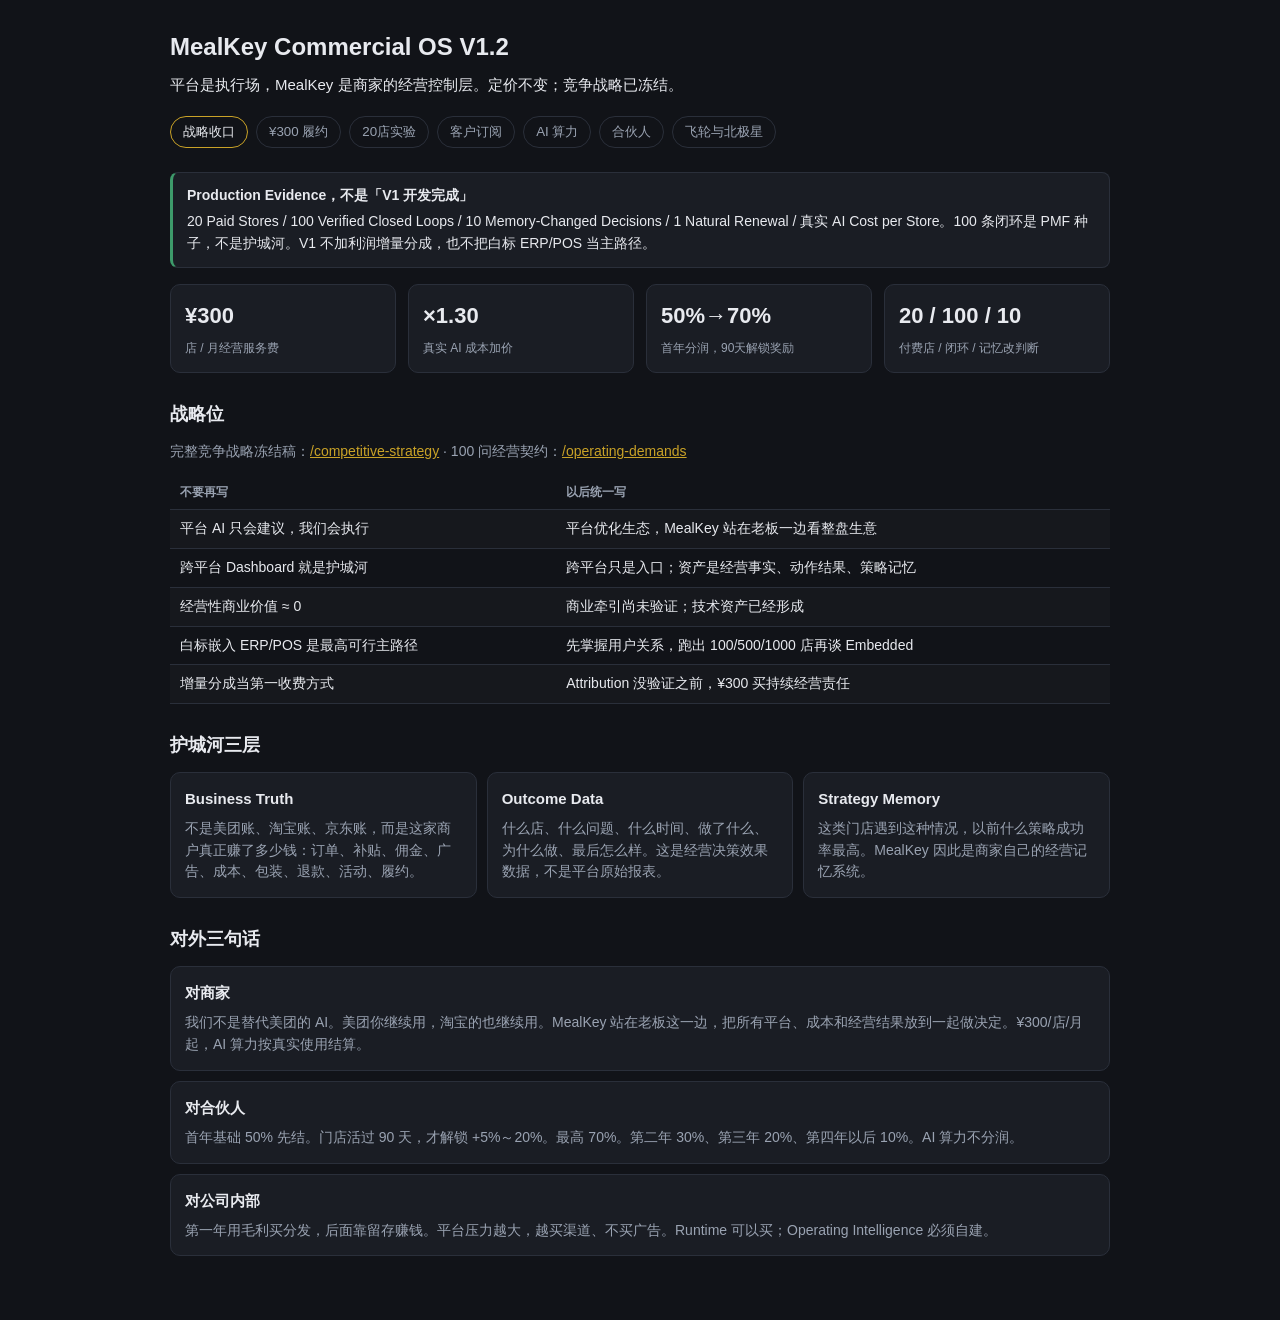
<file: app/static/commercial-os-v1.html>
<!DOCTYPE html>
<html lang="zh-CN">
<head>
  <meta charset="utf-8" />
  <meta name="viewport" content="width=device-width, initial-scale=1" />
  <title>MealKey Commercial OS V1</title>
  <style>
    :root {
      --bg: #111318;
      --panel: #1a1d24;
      --line: #2a2f3a;
      --text: #e8eaef;
      --muted: #9aa3b2;
      --accent: #c9a227;
      --ok: #3d9a6a;
      --warn: #c9842a;
      --info: #4d8fd6;
    }
    * { box-sizing: border-box; }
    body {
      margin: 0;
      font: 14px/1.55 "Segoe UI", "PingFang SC", "Microsoft YaHei", sans-serif;
      background: var(--bg);
      color: var(--text);
    }
    .wrap { max-width: 980px; margin: 0 auto; padding: 28px 20px 64px; }
    h1 { font-size: 24px; font-weight: 650; margin: 0 0 8px; }
    h2 { font-size: 18px; font-weight: 650; margin: 28px 0 12px; }
    h3 { font-size: 15px; font-weight: 650; margin: 20px 0 8px; }
    p { margin: 0 0 12px; color: var(--muted); }
    .lead { color: var(--text); font-size: 15px; }
    .tabs { display: flex; flex-wrap: wrap; gap: 8px; margin: 20px 0 24px; }
    .tabs button {
      border: 1px solid var(--line);
      background: transparent;
      color: var(--muted);
      border-radius: 999px;
      padding: 6px 12px;
      cursor: pointer;
    }
    .tabs button.on { color: var(--text); border-color: var(--accent); }
    .panel { display: none; }
    .panel.on { display: block; }
    .callout {
      border: 1px solid var(--line);
      border-left: 3px solid var(--ok);
      background: var(--panel);
      padding: 12px 14px;
      border-radius: 8px;
      margin-bottom: 16px;
    }
    .callout.info { border-left-color: var(--info); }
    .callout.warn { border-left-color: var(--warn); }
    .callout b { display: block; margin-bottom: 4px; color: var(--text); }
    .stats { display: grid; grid-template-columns: repeat(3, 1fr); gap: 12px; margin: 16px 0; }
    .stats.four { grid-template-columns: repeat(4, 1fr); }
    .stat {
      background: var(--panel);
      border: 1px solid var(--line);
      border-radius: 10px;
      padding: 14px;
    }
    .stat strong { display: block; font-size: 22px; margin-bottom: 4px; }
    .stat span { color: var(--muted); font-size: 12px; }
    table { width: 100%; border-collapse: collapse; margin: 8px 0 16px; }
    th, td { text-align: left; padding: 8px 10px; border-bottom: 1px solid var(--line); vertical-align: top; }
    th { color: var(--muted); font-weight: 600; font-size: 12px; }
    td.r, th.r { text-align: right; }
    tr:nth-child(even) td { background: rgba(255,255,255,0.02); }
    .cards { display: grid; gap: 10px; }
    .cards.three { grid-template-columns: repeat(3, 1fr); }
    .card { background: var(--panel); border: 1px solid var(--line); border-radius: 10px; padding: 14px; }
    .card h3 { margin: 0 0 8px; }
    .card p { margin: 0; }
    .tier { background: var(--panel); border: 1px solid var(--line); border-radius: 10px; padding: 10px 12px; margin-bottom: 8px; }
    .tier b { display: block; margin-bottom: 2px; }
    @media (max-width: 720px) {
      .stats, .stats.four, .cards.three { grid-template-columns: 1fr; }
    }
  </style>
</head>
<body>
  <div class="wrap">
    <h1>MealKey Commercial OS V1.2</h1>
    <p class="lead">平台是执行场，MealKey 是商家的经营控制层。定价不变；竞争战略已冻结。</p>
    <div class="tabs" id="tabs"></div>
    <section class="panel on" id="freeze">
      <div class="callout"><b>Production Evidence，不是「V1 开发完成」</b>20 Paid Stores / 100 Verified Closed Loops / 10 Memory-Changed Decisions / 1 Natural Renewal / 真实 AI Cost per Store。100 条闭环是 PMF 种子，不是护城河。V1 不加利润增量分成，也不把白标 ERP/POS 当主路径。</div>
      <div class="stats four">
        <div class="stat"><strong>¥300</strong><span>店 / 月经营服务费</span></div>
        <div class="stat"><strong>×1.30</strong><span>真实 AI 成本加价</span></div>
        <div class="stat"><strong>50%→70%</strong><span>首年分润，90天解锁奖励</span></div>
        <div class="stat"><strong>20 / 100 / 10</strong><span>付费店 / 闭环 / 记忆改判断</span></div>
      </div>
      <h2>战略位</h2>
      <p>完整竞争战略冻结稿：<a href="/competitive-strategy" style="color:#c9a227">/competitive-strategy</a>
         · 100 问经营契约：<a href="/operating-demands" style="color:#c9a227">/operating-demands</a></p>
      <table>
        <tr><th>不要再写</th><th>以后统一写</th></tr>
        <tr><td>平台 AI 只会建议，我们会执行</td><td>平台优化生态，MealKey 站在老板一边看整盘生意</td></tr>
        <tr><td>跨平台 Dashboard 就是护城河</td><td>跨平台只是入口；资产是经营事实、动作结果、策略记忆</td></tr>
        <tr><td>经营性商业价值 ≈ 0</td><td>商业牵引尚未验证；技术资产已经形成</td></tr>
        <tr><td>白标嵌入 ERP/POS 是最高可行主路径</td><td>先掌握用户关系，跑出 100/500/1000 店再谈 Embedded</td></tr>
        <tr><td>增量分成当第一收费方式</td><td>Attribution 没验证之前，¥300 买持续经营责任</td></tr>
      </table>
      <h2>护城河三层</h2>
      <div class="cards three">
        <div class="card"><h3>Business Truth</h3><p>不是美团账、淘宝账、京东账，而是这家商户真正赚了多少钱：订单、补贴、佣金、广告、成本、包装、退款、活动、履约。</p></div>
        <div class="card"><h3>Outcome Data</h3><p>什么店、什么问题、什么时间、做了什么、为什么做、最后怎么样。这是经营决策效果数据，不是平台原始报表。</p></div>
        <div class="card"><h3>Strategy Memory</h3><p>这类门店遇到这种情况，以前什么策略成功率最高。MealKey 因此是商家自己的经营记忆系统。</p></div>
      </div>
      <h2>对外三句话</h2>
      <div class="cards">
        <div class="card"><h3>对商家</h3><p>我们不是替代美团的 AI。美团你继续用，淘宝的也继续用。MealKey 站在老板这一边，把所有平台、成本和经营结果放到一起做决定。¥300/店/月起，AI 算力按真实使用结算。</p></div>
        <div class="card"><h3>对合伙人</h3><p>首年基础 50% 先结。门店活过 90 天，才解锁 +5%～20%。最高 70%。第二年 30%、第三年 20%、第四年以后 10%。AI 算力不分润。</p></div>
        <div class="card"><h3>对公司内部</h3><p>第一年用毛利买分发，后面靠留存赚钱。平台压力越大，越买渠道、不买广告。Runtime 可以买；Operating Intelligence 必须自建。</p></div>
      </div>
    </section>
    <section class="panel" id="sla">
      <div class="callout info"><b>¥300 卖的是持续经营责任</b>不卖 AI 分析、AI 诊断、AI 报表、AI 聊天。这些正在迅速免费化。</div>
      <h2>五项 SLA</h2>
      <table>
        <tr><th>承诺</th><th>对应能力</th></tr>
        <tr><td>每天有人看</td><td>Sensing / POIE / 异常主动发现</td></tr>
        <tr><td>重要问题有人判断</td><td>Profit / Campaign / Diagnosis</td></tr>
        <tr><td>该做什么有人推动</td><td>ODO / Now / WorkThread</td></tr>
        <tr><td>做完以后有人回来检查</td><td>Experiment / Result 回收</td></tr>
        <tr><td>成功失败都会成为下一次经验</td><td>Strategy Memory</td></tr>
      </table>
      <h2>三本账，三个阶段</h2>
      <table>
        <tr><th>阶段</th><th>收入</th><th>前提</th></tr>
        <tr><td>V1 Subscription</td><td>¥300 经营服务费 + AI 算力费</td><td>现在。不承诺「这个月一定增加 20% 利润」</td></tr>
        <tr><td>V2 + Execution</td><td>权限成熟后的执行托管</td><td>写回与权限被真实店验证</td></tr>
        <tr><td>V3 Optional Outcome Share</td><td>真正证明 Attribution 后的增值</td><td>不能在归因没站住时跟老板分钱</td></tr>
      </table>
      <p>客户账单只出现「MealKey AI 店长 ¥300」和「AI 算力 ¥XX」。后台必须知道 AI Cost / Store、/ Useful Action、/ Closed Loop、/ Verified Result。</p>
    </section>
    <section class="panel" id="goal">
      <div class="callout warn"><b>20 家店同时是商业模式实验</b>不能全是朋友友情测试。至少一部分必须真正付钱，哪怕优惠。否则还是没有商业证据。</div>
      <h2>四个 Cohort，各 5 家</h2>
      <table>
        <tr><th>Cohort</th><th>家数</th><th>要回答的问题</th></tr>
        <tr><td>直营获客</td><td>5</td><td>自己卖需要多少成本</td></tr>
        <tr><td>老板转介绍</td><td>5</td><td>Result 有没有自然传播力</td></tr>
        <tr><td>Partner 渠道</td><td>5</td><td>高分润到底能不能驱动销售</td></tr>
        <tr><td>连锁内部扩店</td><td>5</td><td>1 店 → N 店是否真的发生</td></tr>
      </table>
      <h2>同时测四件事</h2>
      <div class="cards three">
        <div class="card"><h3>Product</h3><p>Closed Loop 有没有真正创造价值？</p></div>
        <div class="card"><h3>Price</h3><p>¥300 老板愿不愿继续付？</p></div>
        <div class="card"><h3>Compute / Distribution</h3><p>每店实际 AI 成本多少？合伙人能不能自然带来下一家？</p></div>
      </div>
      <h2>商业路线优先级</h2>
      <table>
        <tr><th>路线</th><th>优先级</th><th>判断</th></tr>
        <tr><td>¥300 AI 店长 + Partner 分销</td><td>P0</td><td>第一验证路线</td></tr>
        <tr><td>人工辅助的 Closed Loop</td><td>P0</td><td>冷启动必须，藏在产品后面</td></tr>
        <tr><td>跨平台统一经营</td><td>P0</td><td>进入楔子，不是最终资产</td></tr>
        <tr><td>执行托管</td><td>P1</td><td>权限成熟后扩大价值</td></tr>
        <tr><td>Embedded / API</td><td>P1/P2</td><td>带着已验证的 Operating Intelligence 去谈</td></tr>
        <tr><td>Result / 利润增量分成</td><td>P2</td><td>Attribution 成熟以后</td></tr>
        <tr><td>Strategy / Data 产品</td><td>P3</td><td>足够门店和 Outcome Data 以后</td></tr>
      </table>
      <div class="callout info"><b>数据通道不是爬虫赌命</b>Official API → Service Provider API → 商家授权数据连接器 → 文件导入 → 报表/截图 → 商家确认。授权会话永不升为第一优先级。无论哪条，只先得到 Evidence，对账后才进入同一个 StoreState。这叫 Platform Independence。</div>
    </section>
    <section class="panel" id="customer">
      <div class="callout info"><b>客户只回答两个问题</b>接多少家店？买多久？没有 Token 套餐、Agent 套餐、功能等级、会员等级，也不发券。</div>
      <h2>门店数 × 购买周期</h2>
      <table>
        <tr><th>同一企业活跃店</th><th class="r">月付 / 店</th><th class="r">季付 / 店</th><th class="r">年付 / 店</th><th class="r">年付等效月价</th></tr>
        <tr><td>1–4</td><td class="r">¥300</td><td class="r">¥825</td><td class="r">¥3,000</td><td class="r">¥250</td></tr>
        <tr><td>5–19</td><td class="r">¥290</td><td class="r">¥797.5</td><td class="r">¥2,900</td><td class="r">¥242</td></tr>
        <tr><td>20–49</td><td class="r">¥280</td><td class="r">¥770</td><td class="r">¥2,800</td><td class="r">¥233</td></tr>
        <tr><td>50–99</td><td class="r">¥270</td><td class="r">¥742.5</td><td class="r">¥2,700</td><td class="r">¥225</td></tr>
        <tr><td>100–299</td><td class="r">¥260</td><td class="r">¥715</td><td class="r">¥2,600</td><td class="r">¥217</td></tr>
        <tr><td>300+</td><td class="r">¥250</td><td class="r">¥687.5</td><td class="r">¥2,500</td><td class="r">¥208</td></tr>
      </table>
      <p>季付：付 2.75 个月，用 3 个月。年付：付 10 个月，用 12 个月。等效月价红线 ¥200，低于必须人工审批。入口在用户头像，不另开技能页。</p>
      <h2>标准单店账单（规划）</h2>
      <div class="stats">
        <div class="stat"><strong>¥300</strong><span>经营服务费</span></div>
        <div class="stat"><strong>≈¥108</strong><span>AI 算力（4.5M tokens）</span></div>
        <div class="stat"><strong>≈¥408</strong><span>月合计</span></div>
      </div>
      <p>自有门店只决定客户价格。推荐门店才进入合伙人业绩。同一家店不能既打折又自返佣。</p>
    </section>
    <section class="panel" id="ai">
      <div class="callout warn"><b>Token 不包死，也不按固定单价赌</b>客户只看到「本月 AI 算力：¥108.30」。内部按 Text / Tool / Image / Speech / Search / Embedding 真实成本记账，再乘 1.30。</div>
      <h2>规划模型（预算汇率 $1 = ¥7.3）</h2>
      <table>
        <tr><th class="r">月 Token / 店</th><th class="r">AI 实际成本</th><th class="r">客户 AI 费 ×1.30</th></tr>
        <tr><td class="r">3M</td><td class="r">≈ ¥55</td><td class="r">≈ ¥72</td></tr>
        <tr><td class="r">4.5M Base</td><td class="r">≈ ¥83</td><td class="r">≈ ¥108</td></tr>
        <tr><td class="r">6M</td><td class="r">≈ ¥111</td><td class="r">≈ ¥144</td></tr>
      </table>
      <p>条件：POIE 过滤 + Context Projection + Prompt Cache + Model Router。负载示意 60% Luna / 30% Terra / 10% Sol。</p>
      <h2>Model Router</h2>
      <div class="tier"><b>Code</b><span>利润公式、同比环比、活动叠加、阈值、实验到期、权限、Risk Gate、WorkThread</span></div>
      <div class="tier"><b>Luna</b><span>分类、摘要、普通回复、结构化抽取、轻度判断、Free Audit 抽取</span></div>
      <div class="tier"><b>Terra</b><span>经营异常诊断、Action 生成、活动判断、商品优化</span></div>
      <div class="tier"><b>Sol</b><span>复杂归因、跨领域决策、高价值异常、重要老板问题</span></div>
      <h2>预算控制，不停店长</h2>
      <table>
        <tr><th>水位</th><th>动作</th></tr>
        <tr><td>默认 ¥150 实际成本 / 店 / 月</td><td>企业可共享算力池，不是每店死卡</td></tr>
        <tr><td>80%</td><td>提高缓存、降低非关键模型、批处理低优先任务</td></tr>
        <tr><td>100%</td><td>非关键深度分析需确认；高价值异常、风险、已有 WorkThread 继续</td></tr>
        <tr><td>Free Audit ≤ ¥5</td><td>默认 Luna + Terra，高价值连锁才上 Sol</td></tr>
      </table>
    </section>
    <section class="panel" id="partner">
      <div class="callout"><b>拉进来有钱，留得住更多钱</b>50% 基础首年佣金按规则结。+5%～20% Performance Bonus 只认 90-Day Qualified Store。一个月全退的 300 家，拿不到 70%。</div>
      <h2>首年业绩档（追溯补差）</h2>
      <table>
        <tr><th>当年新增有效付费门店</th><th class="r">基础</th><th class="r">奖励</th><th class="r">首年最终</th></tr>
        <tr><td>1–19</td><td class="r">50%</td><td class="r">+0%</td><td class="r">50%</td></tr>
        <tr><td>20–49</td><td class="r">50%</td><td class="r">+5%</td><td class="r">55%</td></tr>
        <tr><td>50–99</td><td class="r">50%</td><td class="r">+10%</td><td class="r">60%</td></tr>
        <tr><td>100–299</td><td class="r">50%</td><td class="r">+15%</td><td class="r">65%</td></tr>
        <tr><td>300+</td><td class="r">50%</td><td class="r">+20%</td><td class="r">70%</td></tr>
      </table>
      <p>第 300 家不是多赚一家，而是把这一年<strong>活过 90 天</strong>的新增池首年分润从 65% 抬到 70%。65%/70% 需要能做 Onboarding 和一线客户成功。AI 算力不分润。自有门店不算推荐业绩。</p>
      <h2>生命周期</h2>
      <div class="stats four">
        <div class="stat"><strong>50%–70%</strong><span>首 12 个月</span></div>
        <div class="stat"><strong>30%</strong><span>第 13–24 个月</span></div>
        <div class="stat"><strong>20%</strong><span>第 25–36 个月</span></div>
        <div class="stat"><strong>10%</strong><span>第 37 个月以后</span></div>
      </div>
      <h2>70% 是 CAC，不是稳态毛利</h2>
      <table>
        <tr><th>年</th><th class="r">Partner</th><th class="r">Partner 收入</th><th class="r">MealKey 基础收入</th></tr>
        <tr><td>Y1</td><td class="r">70%</td><td class="r">¥2,100</td><td class="r">¥900</td></tr>
        <tr><td>Y2</td><td class="r">30%</td><td class="r">¥900</td><td class="r">¥2,100</td></tr>
        <tr><td>Y3</td><td class="r">20%</td><td class="r">¥600</td><td class="r">¥2,400</td></tr>
        <tr><td>Y4+</td><td class="r">10%</td><td class="r">¥300</td><td class="r">¥2,700</td></tr>
      </table>
      <p>年付 ¥3,000 计。四年基础订阅 ¥12,000，Partner ¥3,900，MealKey ¥8,100（67.5%）。模式成不成立看客户能不能续到第二年。</p>
      <h3>有效新增</h3>
      <p>首次付费 + 真实有效 + 已付款未退款 + 基本激活。30 天计入新增业绩（基础 50% 可结）。90 天确认 90-Day Qualified Store，才解锁年度 Bonus。现有品牌扩店算 Net New Active Stores，并重新进入首年 Cohort。自己的门店不算推荐业绩。</p>
    </section>
    <section class="panel" id="flywheel">
      <h2>三条飞轮汇到 Paid Active Stores</h2>
      <div class="cards three">
        <div class="card"><h3>经营</h3><p>真实数据 → 判断 → Action → Result → Memory → 更好的 Action</p></div>
        <div class="card"><h3>客户裂变</h3><p>Result → 结果卡 → 分享 → Free Audit → 付费。CTA 是「测一下我的店」。</p></div>
        <div class="card"><h3>合伙人</h3><p>见效 → 成为 Partner → 推荐同行 → 冲档 50%–70% → 长期 10% 尾佣</p></div>
      </div>
      <h2>北极星不是注册量</h2>
      <div class="stats"><div class="stat"><strong>LTV / Y1 CAC</strong><span>Partner-acquired Store</span></div></div>
      <table>
        <tr><th>领域</th><th>核心指标</th></tr>
        <tr><td>增长</td><td>Net New Paid Active Stores</td></tr>
        <tr><td>裂变</td><td>Result → Audit → Paid Conversion</td></tr>
        <tr><td>Partner</td><td>Annual New Qualified Stores</td></tr>
        <tr><td>Partner 质量</td><td>90-day / 12-month Retention by Partner</td></tr>
        <tr><td>扩店</td><td>Stores per Logo</td></tr>
        <tr><td>Token</td><td>Tokens / Active Store / Month</td></tr>
        <tr><td>成本</td><td>AI Cost / Active Store</td></tr>
        <tr><td>效率</td><td>AI Cost / Useful Action</td></tr>
        <tr><td>闭环</td><td>AI Cost / Verified Result</td></tr>
        <tr><td>商业</td><td>Net Subscription Revenue / Store</td></tr>
        <tr><td>长期</td><td>Partner Cohort LTV / CAC</td></tr>
      </table>
      <div class="callout info"><b>公司目标先于功能清单</b>20 / 100 / 10 / 1 / 真实 AI Cost。再多写 2 万个功能，也替代不了老板愿意每个月把 300 块给 MealKey，以及记忆真的改了下一次判断。</div>
    </section>
  </div>
  <script>
    const tabs = [
      ["freeze", "战略收口"],
      ["sla", "¥300 履约"],
      ["goal", "20店实验"],
      ["customer", "客户订阅"],
      ["ai", "AI 算力"],
      ["partner", "合伙人"],
      ["flywheel", "飞轮与北极星"],
    ];
    const bar = document.getElementById("tabs");
    tabs.forEach(([id, label], i) => {
      const btn = document.createElement("button");
      btn.textContent = label;
      if (i === 0) btn.className = "on";
      btn.onclick = () => {
        document.querySelectorAll(".tabs button").forEach((el) => el.classList.remove("on"));
        document.querySelectorAll(".panel").forEach((el) => el.classList.remove("on"));
        btn.classList.add("on");
        document.getElementById(id).classList.add("on");
      };
      bar.appendChild(btn);
    });
  </script>
</body>
</html>
</file>
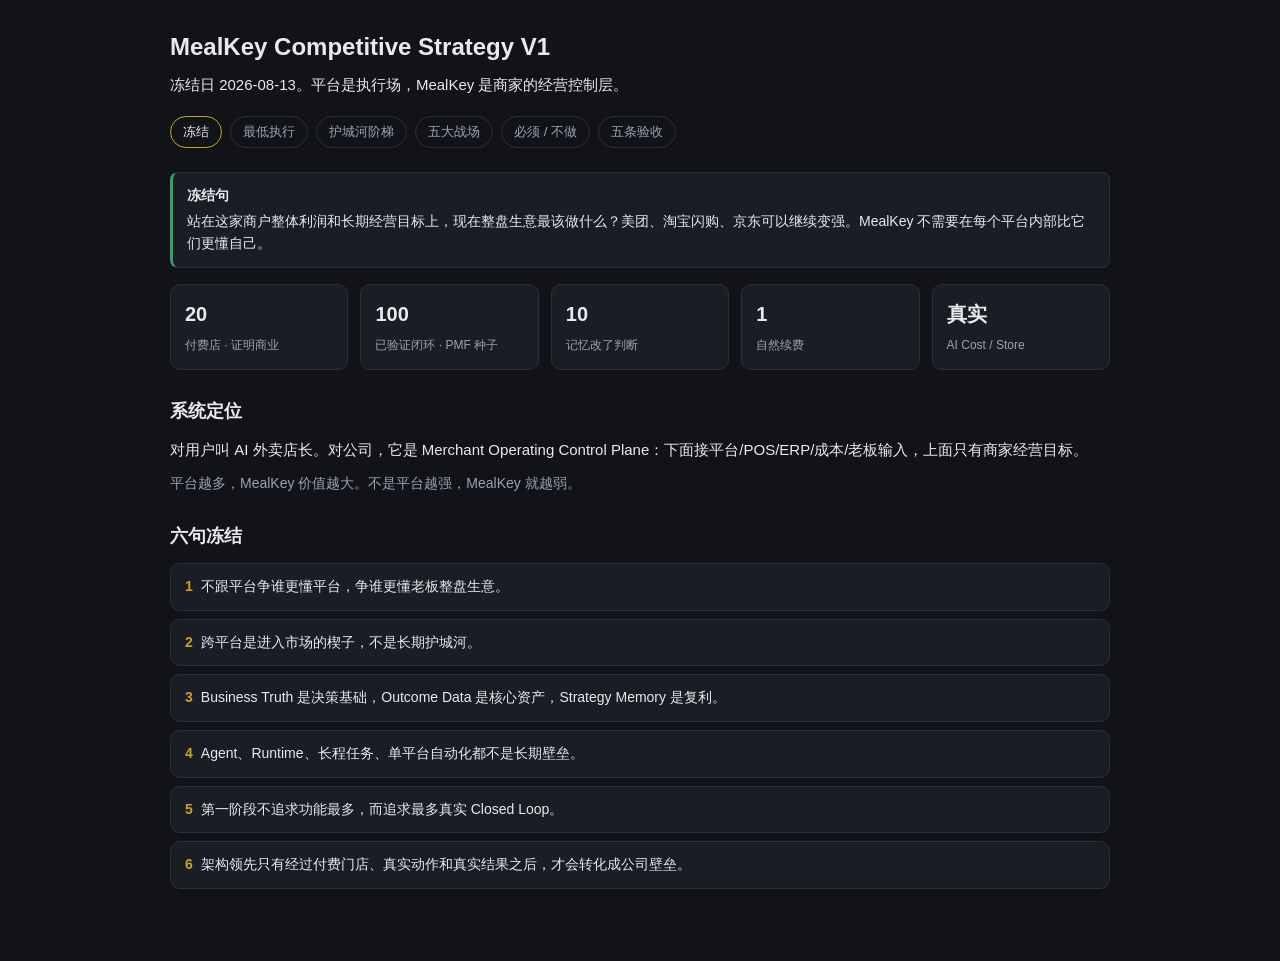
<file: app/static/competitive-strategy-v1.html>
<!DOCTYPE html>
<html lang="zh-CN">
<head>
  <meta charset="utf-8" />
  <meta name="viewport" content="width=device-width, initial-scale=1" />
  <title>MealKey Competitive Strategy V1</title>
  <style>
    :root {
      --bg: #111318;
      --panel: #1a1d24;
      --line: #2a2f3a;
      --text: #e8eaef;
      --muted: #9aa3b2;
      --accent: #c9a227;
      --ok: #3d9a6a;
      --warn: #c9842a;
      --info: #4d8fd6;
      --danger: #c45c5c;
    }
    * { box-sizing: border-box; }
    body {
      margin: 0;
      font: 14px/1.55 "Segoe UI", "PingFang SC", "Microsoft YaHei", sans-serif;
      background: var(--bg);
      color: var(--text);
    }
    .wrap { max-width: 980px; margin: 0 auto; padding: 28px 20px 64px; }
    h1 { font-size: 24px; font-weight: 650; margin: 0 0 8px; }
    h2 { font-size: 18px; font-weight: 650; margin: 28px 0 12px; }
    h3 { font-size: 15px; font-weight: 650; margin: 20px 0 8px; }
    p { margin: 0 0 12px; color: var(--muted); }
    .lead { color: var(--text); font-size: 15px; }
    .tabs { display: flex; flex-wrap: wrap; gap: 8px; margin: 20px 0 24px; }
    .tabs button {
      border: 1px solid var(--line);
      background: transparent;
      color: var(--muted);
      border-radius: 999px;
      padding: 6px 12px;
      cursor: pointer;
    }
    .tabs button.on { color: var(--text); border-color: var(--accent); }
    .panel { display: none; }
    .panel.on { display: block; }
    .callout {
      border: 1px solid var(--line);
      border-left: 3px solid var(--ok);
      background: var(--panel);
      padding: 12px 14px;
      border-radius: 8px;
      margin-bottom: 16px;
    }
    .callout.info { border-left-color: var(--info); }
    .callout.warn { border-left-color: var(--warn); }
    .callout.danger { border-left-color: var(--danger); }
    .callout b { display: block; margin-bottom: 4px; color: var(--text); }
    .stats { display: grid; grid-template-columns: repeat(3, 1fr); gap: 12px; margin: 16px 0; }
    .stats.five { grid-template-columns: repeat(5, 1fr); }
    .stat {
      background: var(--panel);
      border: 1px solid var(--line);
      border-radius: 10px;
      padding: 14px;
    }
    .stat strong { display: block; font-size: 20px; margin-bottom: 4px; }
    .stat span { color: var(--muted); font-size: 12px; }
    table { width: 100%; border-collapse: collapse; margin: 8px 0 16px; }
    th, td { text-align: left; padding: 8px 10px; border-bottom: 1px solid var(--line); vertical-align: top; }
    th { color: var(--muted); font-weight: 600; font-size: 12px; }
    tr:nth-child(even) td { background: rgba(255,255,255,0.02); }
    .cards { display: grid; gap: 10px; }
    .cards.two { grid-template-columns: 1fr 1fr; }
    .cards.three { grid-template-columns: repeat(3, 1fr); }
    .card { background: var(--panel); border: 1px solid var(--line); border-radius: 10px; padding: 14px; }
    .card h3 { margin: 0 0 8px; }
    .card p { margin: 0; }
    .sentence { background: var(--panel); border: 1px solid var(--line); border-radius: 10px; padding: 12px 14px; margin-bottom: 8px; }
    .sentence b { color: var(--accent); margin-right: 8px; }
    .chain { display: flex; flex-wrap: wrap; gap: 8px; margin: 12px 0 16px; }
    .chain span {
      border: 1px solid var(--line);
      border-radius: 8px;
      padding: 6px 10px;
      background: var(--panel);
    }
    @media (max-width: 720px) {
      .stats, .stats.five, .cards.two, .cards.three { grid-template-columns: 1fr; }
    }
  </style>
</head>
<body>
  <div class="wrap">
    <h1>MealKey Competitive Strategy V1</h1>
    <p class="lead">冻结日 2026-08-13。平台是执行场，MealKey 是商家的经营控制层。</p>
    <div class="tabs" id="tabs"></div>

    <section class="panel on" id="freeze">
      <div class="callout"><b>冻结句</b>站在这家商户整体利润和长期经营目标上，现在整盘生意最该做什么？美团、淘宝闪购、京东可以继续变强。MealKey 不需要在每个平台内部比它们更懂自己。</div>
      <div class="stats five">
        <div class="stat"><strong>20</strong><span>付费店 · 证明商业</span></div>
        <div class="stat"><strong>100</strong><span>已验证闭环 · PMF 种子</span></div>
        <div class="stat"><strong>10</strong><span>记忆改了判断</span></div>
        <div class="stat"><strong>1</strong><span>自然续费</span></div>
        <div class="stat"><strong>真实</strong><span>AI Cost / Store</span></div>
      </div>
      <h2>系统定位</h2>
      <p class="lead">对用户叫 AI 外卖店长。对公司，它是 Merchant Operating Control Plane：下面接平台/POS/ERP/成本/老板输入，上面只有商家经营目标。</p>
      <p>平台越多，MealKey 价值越大。不是平台越强，MealKey 就越弱。</p>
      <h2>六句冻结</h2>
      <div class="sentence"><b>1</b>不跟平台争谁更懂平台，争谁更懂老板整盘生意。</div>
      <div class="sentence"><b>2</b>跨平台是进入市场的楔子，不是长期护城河。</div>
      <div class="sentence"><b>3</b>Business Truth 是决策基础，Outcome Data 是核心资产，Strategy Memory 是复利。</div>
      <div class="sentence"><b>4</b>Agent、Runtime、长程任务、单平台自动化都不是长期壁垒。</div>
      <div class="sentence"><b>5</b>第一阶段不追求功能最多，而追求最多真实 Closed Loop。</div>
      <div class="sentence"><b>6</b>架构领先只有经过付费门店、真实动作和真实结果之后，才会转化成公司壁垒。</div>
    </section>

    <section class="panel" id="loop">
      <div class="callout warn"><b>不争场内第一，不等于放弃场内执行</b>不追求场内能力全面第一，但必须达到 Closed Loop 所需的最低执行深度。如果永远停在「我告诉你怎么做，你自己去平台改」，WorkThread 和 Result 会被卡在最后一公里。</div>
      <h2>最低执行链</h2>
      <div class="chain">
        <span>Decision</span><span>ActionSpec</span><span>Platform Action</span><span>Read Back</span><span>Result</span>
      </div>
      <p>V1 写回只要求这三条能走完：普通评价回复、商品标题、商品主图。</p>
      <h2>不跟平台比的</h2>
      <table>
        <tr><th>不争</th><th>必须够用</th></tr>
        <tr><td>CPC 底层实时竞价基础设施</td><td>有投流数据才能建议，无数据 fail-closed</td></tr>
        <tr><td>IM 基础设施</td><td>评价主题能进入闭环</td></tr>
        <tr><td>平台内活动系统</td><td>活动该不该参加能进决策</td></tr>
        <tr><td>配送调度</td><td>履约异常能被发现</td></tr>
      </table>
    </section>

    <section class="panel" id="moat">
      <div class="callout danger"><b>100 条闭环不是护城河</b>0–100 只证明系统不是假的。这是 PMF Evidence Seed。代码可以抄，这段历史不能瞬间抄。</div>
      <table>
        <tr><th>规模</th><th>含义</th></tr>
        <tr><td>0–100</td><td>证明系统不是假的</td></tr>
        <tr><td>100–1,000</td><td>开始校准 Playbook</td></tr>
        <tr><td>1,000–10,000</td><td>开始形成 Strategy Memory 价值</td></tr>
        <tr><td>10,000+</td><td>开始形成数据网络效应</td></tr>
        <tr><td>更大规模</td><td>才真正谈得上难复制的 Outcome Dataset</td></tr>
      </table>
      <h2>真正的 moat</h2>
      <p class="lead">越来越多不同类型门店 × 真实经营状态 × 真实 Action × 长期 Result → Strategy Library。</p>
      <div class="cards three">
        <div class="card"><h3>Business Truth</h3><p>决策基础。整盘利润账，不是某一平台的账。</p></div>
        <div class="card"><h3>Outcome Data</h3><p>核心资产。做了什么、最后怎样。</p></div>
        <div class="card"><h3>Strategy Memory</h3><p>复利。必须能改下一次判断，否则只是数据库装饰品。</p></div>
      </div>
    </section>

    <section class="panel" id="wars">
      <div class="callout info"><b>第五战场：Cost of Intelligence</b>平台 AI 可以免费。比赛不是谁调用最强模型最多，而是谁能用更少的 AI 成本做出更高价值的经营判断。</div>
      <table>
        <tr><th>战场</th><th>MealKey 战略</th></tr>
        <tr><td>场内数据与执行</td><td>够用，不争全面第一</td></tr>
        <tr><td>跨平台整盘生意</td><td>必须领先</td></tr>
        <tr><td>经营闭环与记忆</td><td>核心领先区</td></tr>
        <tr><td>商业牵引 / 分发</td><td>当前必须补齐</td></tr>
        <tr><td>单位智能成本</td><td>规模化生死线</td></tr>
      </table>
      <h2>为什么这些工程选择是竞争战略</h2>
      <p>确定性计算优先 · POIE 先过滤 · Context Projection · Model Router · Memory Retrieve 而不是 Dump · Token 真实计费。它们不是省钱技巧，是跟免费平台 AI 共存的方式。</p>
    </section>

    <section class="panel" id="roadmap">
      <h2>必须做</h2>
      <table>
        <tr><th>事项</th><th>增加的资产</th></tr>
        <tr><td>真实成本、订单、广告、评价、活动导入</td><td>Business Truth</td></tr>
        <tr><td>真实 Action 执行 / 人工确认 / Read Back</td><td>Outcome Data</td></tr>
        <tr><td>Experiment / Attribution / Memory BOOST</td><td>Strategy Memory</td></tr>
        <tr><td>Partner / Result Card / Audit / 连锁扩店</td><td>Distribution</td></tr>
      </table>
      <h2>暂时不重要</h2>
      <p>第 14 个 Agent。更漂亮的 BI。覆盖所有平台所有写接口。复杂 CRM。除非影响试点，否则不重造移动端 App。</p>
      <h2>商业模式对得上</h2>
      <div class="cards two">
        <div class="card"><h3>¥300 / 店 / 月</h3><p>买的是经营控制层的持续经营能力，不是某个平台功能。</p></div>
        <div class="card"><h3>AI 算力独立</h3><p>Intelligence 是变量成本。不能为了跟平台免费竞争把模型成本包死。</p></div>
        <div class="card"><h3>Partner Y1 50%–70%</h3><p>当前最大短板是 Distribution = 0。第一年收入换 Paid Active Stores。</p></div>
        <div class="card"><h3>Y2 30% / Y3 20% / Y4+ 10%</h3><p>第一年获得数据节点，后几年获取利润。经济模型来自 Retention。</p></div>
      </div>
    </section>

    <section class="panel" id="evidence">
      <div class="callout"><b>下一件事</b>尽快把设计优势转化成真实 Outcome Data 优势。这才是跟美团、店客多、有赞真正拉开距离的比赛。</div>
      <table>
        <tr><th>验收</th><th>证明什么</th></tr>
        <tr><td>20 Paid Stores</td><td>有人愿意付钱</td></tr>
        <tr><td>100 Verified Closed Loops</td><td>闭环能跑（仍不是 moat）</td></tr>
        <tr><td>10 Memory-Changed Decisions</td><td>过去的 Result 改了这一次判断</td></tr>
        <tr><td>1 Natural Renewal</td><td>价值不是新鲜感</td></tr>
        <tr><td>真实 AI Cost / Store</td><td>单位经济可以扩张</td></tr>
      </table>
    </section>
  </div>
  <script>
    const tabs = [
      ["freeze", "冻结"],
      ["loop", "最低执行"],
      ["moat", "护城河阶梯"],
      ["wars", "五大战场"],
      ["roadmap", "必须 / 不做"],
      ["evidence", "五条验收"],
    ];
    const bar = document.getElementById("tabs");
    tabs.forEach(([id, label], i) => {
      const btn = document.createElement("button");
      btn.textContent = label;
      if (i === 0) btn.className = "on";
      btn.onclick = () => {
        document.querySelectorAll(".tabs button").forEach((el) => el.classList.remove("on"));
        document.querySelectorAll(".panel").forEach((el) => el.classList.remove("on"));
        btn.classList.add("on");
        document.getElementById(id).classList.add("on");
      };
      bar.appendChild(btn);
    });
  </script>
</body>
</html>
</file>
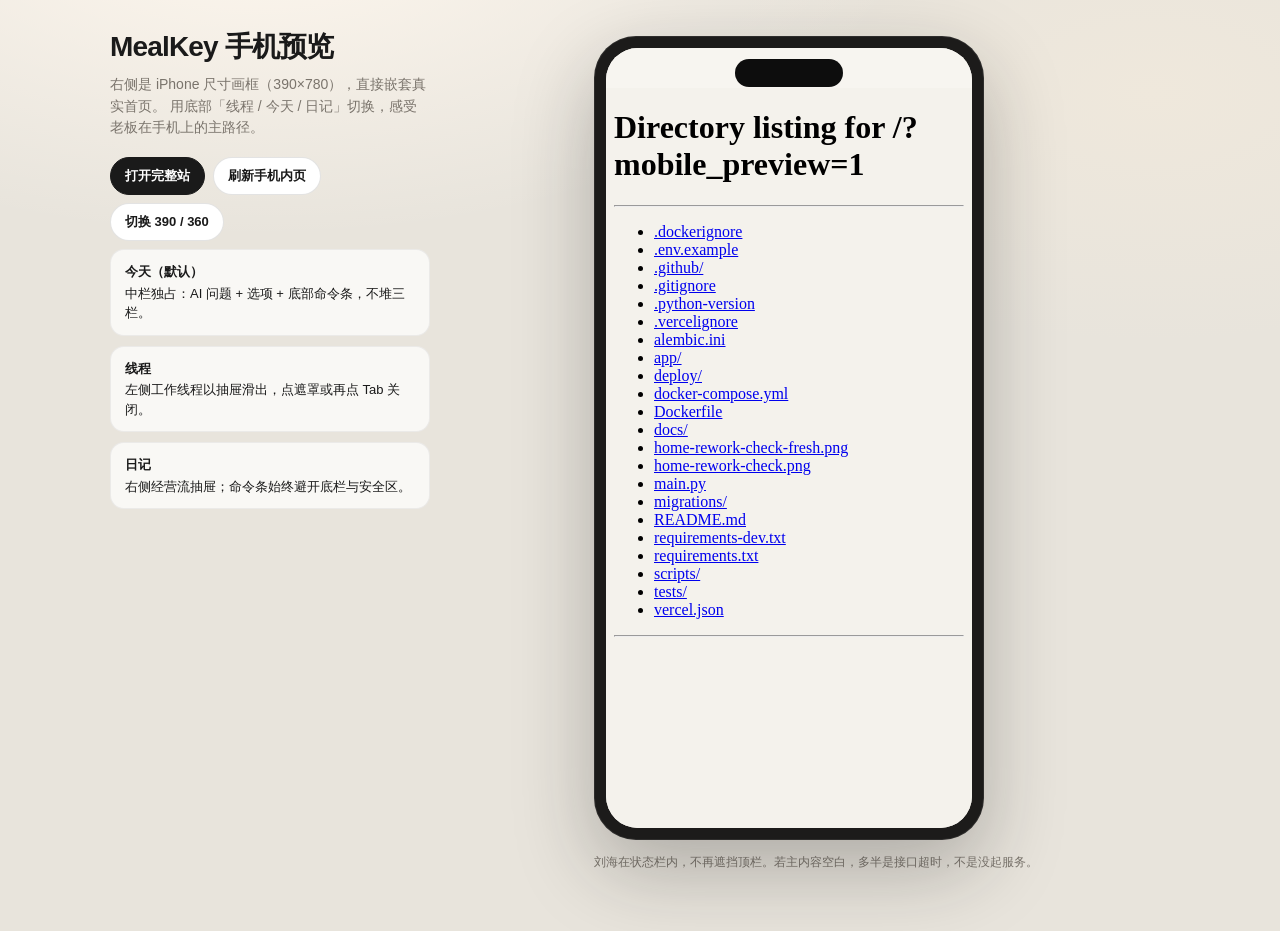
<file: app/static/mobile-preview.html>
<!DOCTYPE html>
<html lang="zh-CN">
  <head>
    <meta charset="UTF-8" />
    <meta name="viewport" content="width=device-width, initial-scale=1.0" />
    <title>MealKey 手机预览</title>
    <style>
      :root {
        --desk: #e8e4dc;
        --ink: #1a1a1a;
        --muted: #7a746c;
        --frame: #1c1b1a;
      }
      * { box-sizing: border-box; }
      body {
        margin: 0;
        min-height: 100vh;
        font-family: "Segoe UI", "PingFang SC", "Microsoft YaHei", sans-serif;
        background:
          radial-gradient(1200px 600px at 20% -10%, #fff8ef 0%, transparent 55%),
          radial-gradient(900px 500px at 90% 10%, #efe8dc 0%, transparent 50%),
          var(--desk);
        color: var(--ink);
      }
      .page {
        max-width: 1100px;
        margin: 0 auto;
        padding: 28px 20px 48px;
        display: grid;
        grid-template-columns: minmax(240px, 320px) 1fr;
        gap: 32px;
        align-items: start;
      }
      @media (max-width: 900px) {
        .page { grid-template-columns: 1fr; }
      }
      h1 {
        margin: 0 0 8px;
        font-size: 28px;
        letter-spacing: -0.03em;
      }
      .lead {
        margin: 0 0 18px;
        color: var(--muted);
        line-height: 1.55;
        font-size: 14px;
      }
      .tips {
        margin: 0;
        padding: 0;
        list-style: none;
        display: grid;
        gap: 10px;
      }
      .tips li {
        padding: 12px 14px;
        border-radius: 14px;
        background: rgba(255, 255, 255, 0.72);
        border: 1px solid rgba(26, 26, 26, 0.06);
        font-size: 13px;
        line-height: 1.5;
      }
      .tips strong { display: block; margin-bottom: 2px; }
      .actions {
        display: flex;
        flex-wrap: wrap;
        gap: 8px;
        margin: 18px 0 8px;
      }
      .actions a, .actions button {
        appearance: none;
        border: 1px solid rgba(26, 26, 26, 0.12);
        background: #fff;
        color: var(--ink);
        border-radius: 999px;
        padding: 9px 14px;
        font-size: 13px;
        font-weight: 600;
        text-decoration: none;
        cursor: pointer;
      }
      .actions a.primary, .actions button.primary {
        background: var(--ink);
        color: #fff;
        border-color: var(--ink);
      }
      .stage {
        display: flex;
        justify-content: center;
        padding-top: 8px;
      }
      .phone {
        width: 390px;
        max-width: 100%;
        background: var(--frame);
        border-radius: 42px;
        padding: 12px;
        box-shadow:
          0 30px 80px rgba(26, 26, 26, 0.28),
          inset 0 0 0 1px rgba(255, 255, 255, 0.08);
        position: relative;
      }
      /* 状态栏到摄像头下沿；网页紧贴其下（+1px 防叠字） */
      .phone-screen {
        --phone-island-top: 11px;
        --phone-island-h: 28px;
        --phone-status-h: calc(var(--phone-island-top) + var(--phone-island-h) + 1px);
        background: #f7f5f0;
        border-radius: 32px;
        overflow: hidden;
        height: 780px;
        max-height: min(780px, calc(100vh - 80px));
        position: relative;
        display: flex;
        flex-direction: column;
      }
      .phone-status {
        position: relative;
        flex: 0 0 var(--phone-status-h);
        background: #f7f5f0;
      }
      .phone-status::after {
        content: "";
        position: absolute;
        top: var(--phone-island-top);
        left: 50%;
        transform: translateX(-50%);
        width: 108px;
        height: var(--phone-island-h);
        background: #0d0d0d;
        border-radius: 20px;
      }
      .phone-screen iframe {
        flex: 1 1 auto;
        width: 100%;
        height: auto;
        min-height: 0;
        border: 0;
        background: #f4f2ec;
        /* 预览框内也不露出浏览器默认滚动条 */
        scrollbar-width: none;
      }
      .hint {
        margin-top: 14px;
        text-align: center;
        color: var(--muted);
        font-size: 12px;
      }
    </style>
  </head>
  <body>
    <div class="page">
      <aside>
        <h1>MealKey 手机预览</h1>
        <p class="lead">
          右侧是 iPhone 尺寸画框（390×780），直接嵌套真实首页。
          用底部「线程 / 今天 / 日记」切换，感受老板在手机上的主路径。
        </p>
        <div class="actions">
          <a class="primary" href="/" target="_blank" rel="noopener">打开完整站</a>
          <button type="button" id="reloadBtn">刷新手机内页</button>
          <button type="button" id="sizeBtn">切换 390 / 360</button>
        </div>
        <ul class="tips">
          <li>
            <strong>今天（默认）</strong>
            中栏独占：AI 问题 + 选项 + 底部命令条，不堆三栏。
          </li>
          <li>
            <strong>线程</strong>
            左侧工作线程以抽屉滑出，点遮罩或再点 Tab 关闭。
          </li>
          <li>
            <strong>日记</strong>
            右侧经营流抽屉；命令条始终避开底栏与安全区。
          </li>
        </ul>
      </aside>
      <section class="stage">
        <div>
          <div class="phone" id="phoneFrame">
            <div class="phone-screen">
              <div class="phone-status" aria-hidden="true"></div>
              <iframe id="phoneFrameView" title="MealKey mobile" src="/?mobile_preview=1"></iframe>
            </div>
          </div>
          <p class="hint">刘海在状态栏内，不再遮挡顶栏。若主内容空白，多半是接口超时，不是没起服务。</p>
        </div>
      </section>
    </div>
    <script>
      const frame = document.getElementById("phoneFrame");
      const view = document.getElementById("phoneFrameView");
      let wide = true;
      document.getElementById("reloadBtn").onclick = () => {
        view.src = view.src;
      };
      document.getElementById("sizeBtn").onclick = () => {
        wide = !wide;
        frame.style.width = wide ? "390px" : "360px";
      };
    </script>
  </body>
</html>
</file>
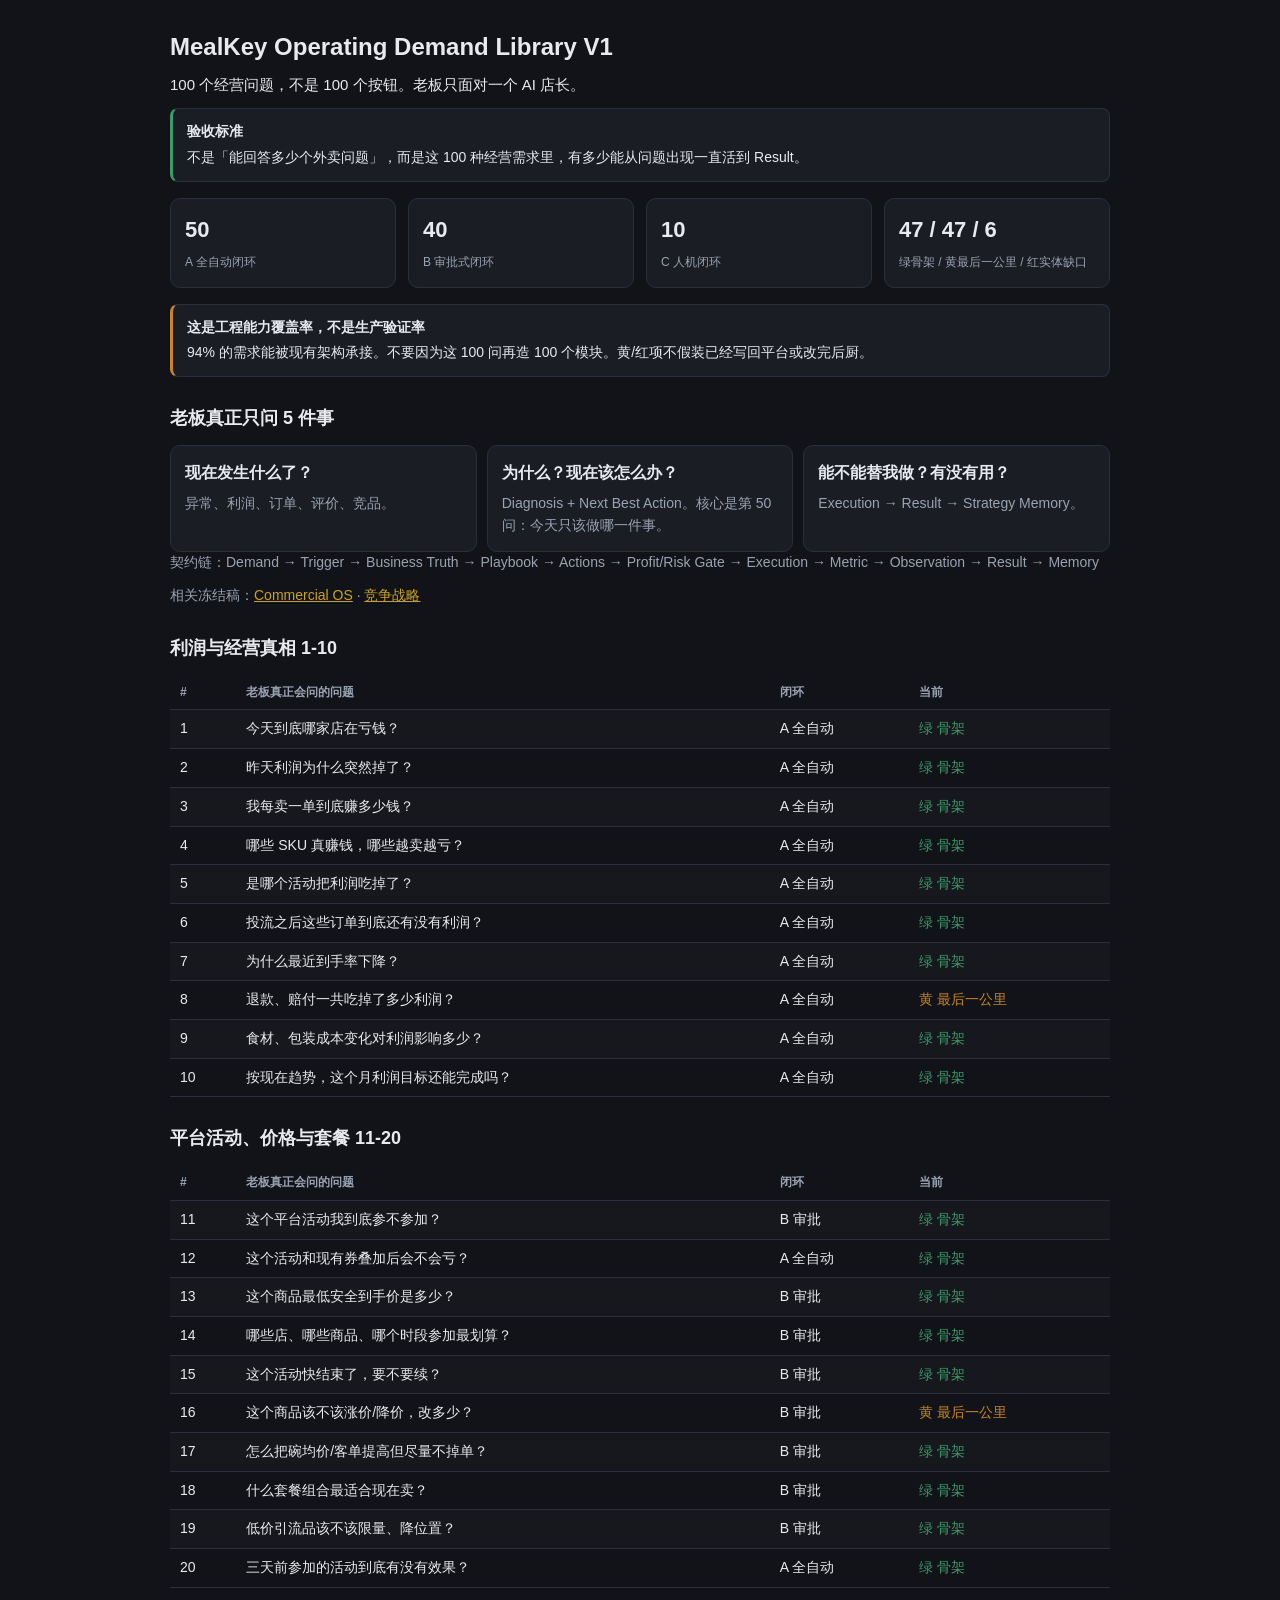
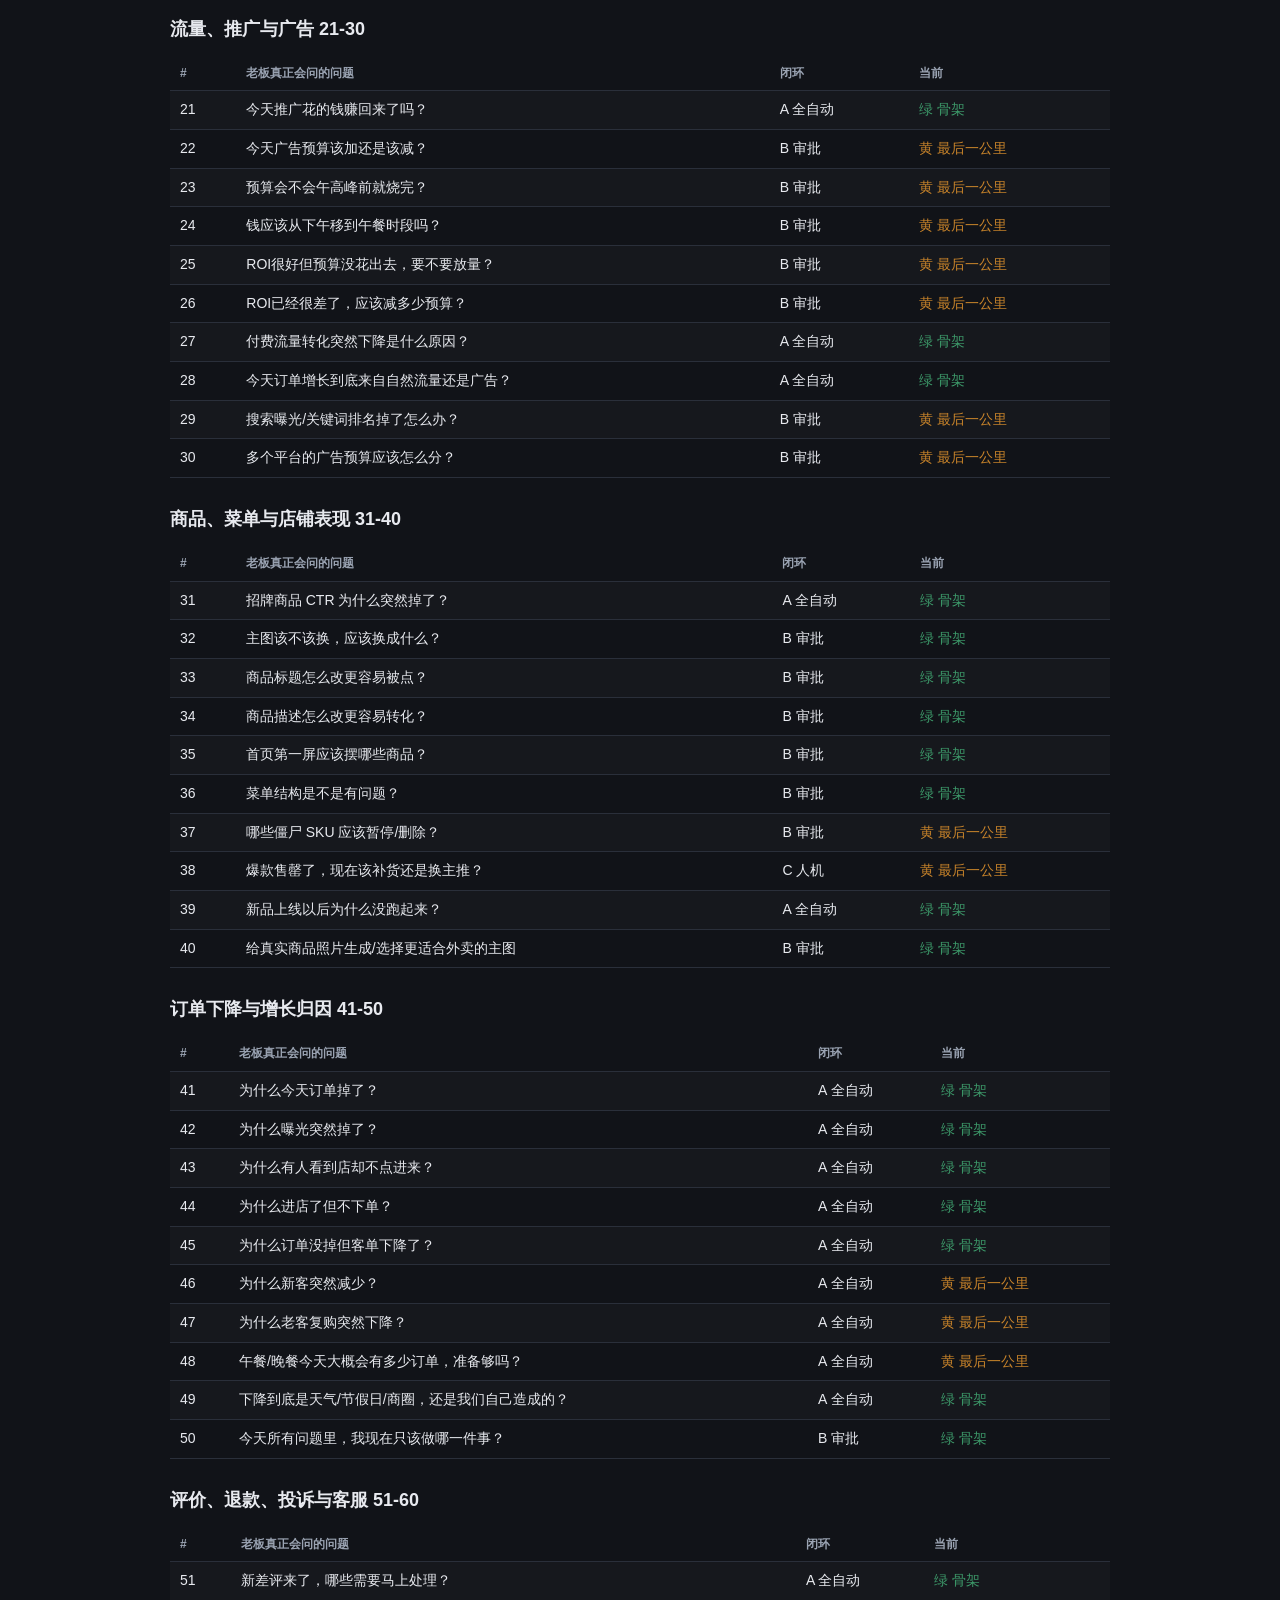
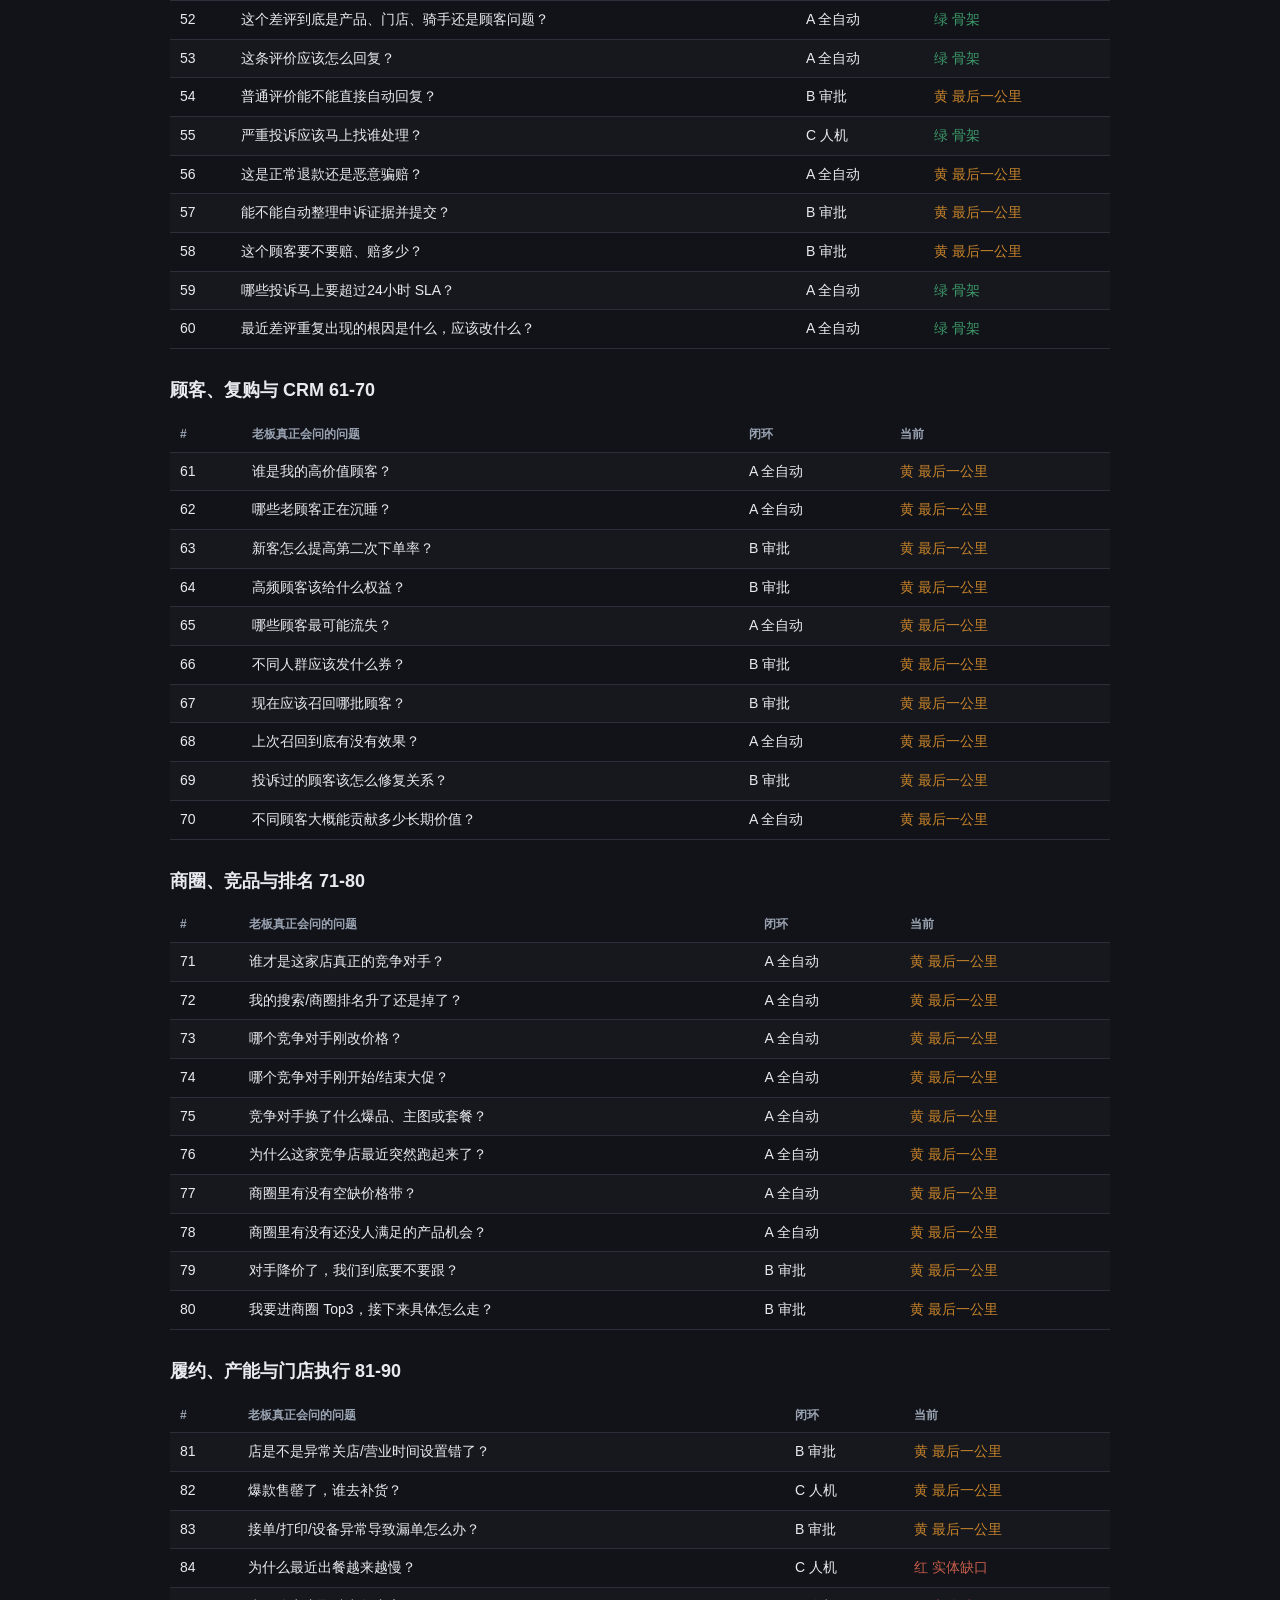
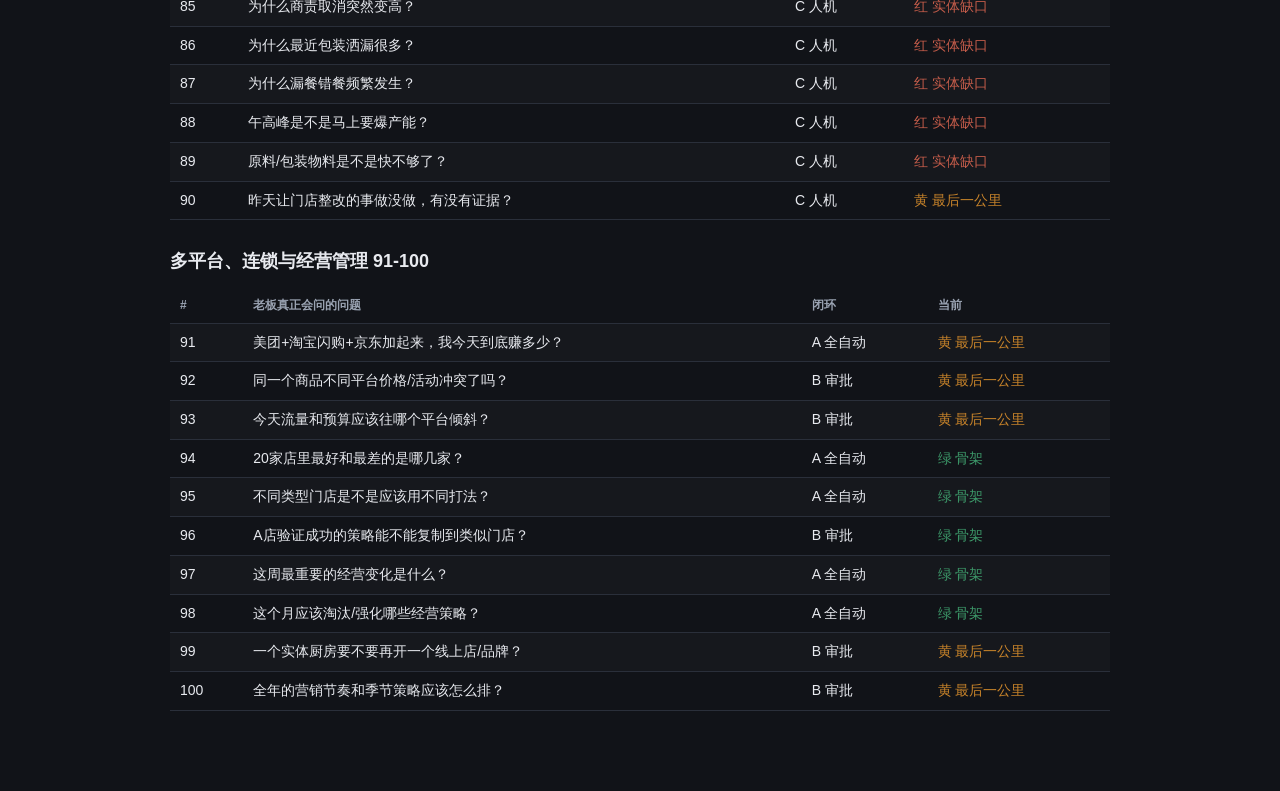
<file: app/static/operating-demands-v1.html>
<!DOCTYPE html>
<html lang="zh-CN">
<head>
  <meta charset="utf-8" />
  <meta name="viewport" content="width=device-width, initial-scale=1" />
  <title>MealKey Operating Demand Library V1</title>
  <style>
    :root { --bg:#111318; --panel:#1a1d24; --line:#2a2f3a; --text:#e8eaef; --muted:#9aa3b2; --accent:#c9a227; --ok:#3d9a6a; --warn:#c9842a; --bad:#c45c4a; }
    * { box-sizing: border-box; }
    body { margin:0; font:14px/1.55 "Segoe UI","PingFang SC","Microsoft YaHei",sans-serif; background:var(--bg); color:var(--text); }
    .wrap { max-width:980px; margin:0 auto; padding:28px 20px 64px; }
    h1 { font-size:24px; font-weight:650; margin:0 0 8px; }
    h2 { font-size:18px; font-weight:650; margin:28px 0 12px; }
    p { margin:0 0 12px; color:var(--muted); }
    .lead { color:var(--text); font-size:15px; }
    .callout { border:1px solid var(--line); border-left:3px solid var(--ok); background:var(--panel); padding:12px 14px; border-radius:8px; margin-bottom:16px; }
    .callout.warn { border-left-color:var(--warn); }
    .callout b { display:block; margin-bottom:4px; color:var(--text); }
    .stats { display:grid; grid-template-columns:repeat(4,1fr); gap:12px; margin:16px 0; }
    .stat { background:var(--panel); border:1px solid var(--line); border-radius:10px; padding:14px; }
    .stat strong { display:block; font-size:22px; margin-bottom:4px; }
    .stat span { color:var(--muted); font-size:12px; }
    table { width:100%; border-collapse:collapse; margin:8px 0 16px; }
    th, td { text-align:left; padding:8px 10px; border-bottom:1px solid var(--line); vertical-align:top; }
    th { color:var(--muted); font-weight:600; font-size:12px; }
    tr:nth-child(even) td { background:rgba(255,255,255,0.02); }
    td.green { color:var(--ok); }
    td.yellow { color:var(--warn); }
    td.red { color:var(--bad); }
    .cards { display:grid; gap:10px; grid-template-columns:repeat(3,1fr); }
    .card { background:var(--panel); border:1px solid var(--line); border-radius:10px; padding:14px; }
    .card h3 { margin:0 0 8px; }
    .card p { margin:0; }
    a { color:var(--accent); }
    @media (max-width:720px) { .stats, .cards { grid-template-columns:1fr; } }
  </style>
</head>
<body>
  <div class="wrap">
    <h1>MealKey Operating Demand Library V1</h1>
    <p class="lead">100 个经营问题，不是 100 个按钮。老板只面对一个 AI 店长。</p>
    <div class="callout"><b>验收标准</b>不是「能回答多少个外卖问题」，而是这 100 种经营需求里，有多少能从问题出现一直活到 Result。</div>
    <div class="stats">
      <div class="stat"><strong>50</strong><span>A 全自动闭环</span></div>
      <div class="stat"><strong>40</strong><span>B 审批式闭环</span></div>
      <div class="stat"><strong>10</strong><span>C 人机闭环</span></div>
      <div class="stat"><strong>47 / 47 / 6</strong><span>绿骨架 / 黄最后一公里 / 红实体缺口</span></div>
    </div>
    <div class="callout warn"><b>这是工程能力覆盖率，不是生产验证率</b>94% 的需求能被现有架构承接。不要因为这 100 问再造 100 个模块。黄/红项不假装已经写回平台或改完后厨。</div>
    <h2>老板真正只问 5 件事</h2>
    <div class="cards">
      <div class="card"><h3>现在发生什么了？</h3><p>异常、利润、订单、评价、竞品。</p></div>
      <div class="card"><h3>为什么？现在该怎么办？</h3><p>Diagnosis + Next Best Action。核心是第 50 问：今天只该做哪一件事。</p></div>
      <div class="card"><h3>能不能替我做？有没有用？</h3><p>Execution → Result → Strategy Memory。</p></div>
    </div>
    <p>契约链：Demand → Trigger → Business Truth → Playbook → Actions → Profit/Risk Gate → Execution → Metric → Observation → Result → Memory</p>
    <p>相关冻结稿：<a href="/commercial-os">Commercial OS</a> · <a href="/competitive-strategy">竞争战略</a></p>
    <h2>利润与经营真相 1-10</h2><table><tr><th>#</th><th>老板真正会问的问题</th><th>闭环</th><th>当前</th></tr><tr><td>1</td><td>今天到底哪家店在亏钱？</td><td>A 全自动</td><td class="green">绿 骨架</td></tr><tr><td>2</td><td>昨天利润为什么突然掉了？</td><td>A 全自动</td><td class="green">绿 骨架</td></tr><tr><td>3</td><td>我每卖一单到底赚多少钱？</td><td>A 全自动</td><td class="green">绿 骨架</td></tr><tr><td>4</td><td>哪些 SKU 真赚钱，哪些越卖越亏？</td><td>A 全自动</td><td class="green">绿 骨架</td></tr><tr><td>5</td><td>是哪个活动把利润吃掉了？</td><td>A 全自动</td><td class="green">绿 骨架</td></tr><tr><td>6</td><td>投流之后这些订单到底还有没有利润？</td><td>A 全自动</td><td class="green">绿 骨架</td></tr><tr><td>7</td><td>为什么最近到手率下降？</td><td>A 全自动</td><td class="green">绿 骨架</td></tr><tr><td>8</td><td>退款、赔付一共吃掉了多少利润？</td><td>A 全自动</td><td class="yellow">黄 最后一公里</td></tr><tr><td>9</td><td>食材、包装成本变化对利润影响多少？</td><td>A 全自动</td><td class="green">绿 骨架</td></tr><tr><td>10</td><td>按现在趋势，这个月利润目标还能完成吗？</td><td>A 全自动</td><td class="green">绿 骨架</td></tr></table><h2>平台活动、价格与套餐 11-20</h2><table><tr><th>#</th><th>老板真正会问的问题</th><th>闭环</th><th>当前</th></tr><tr><td>11</td><td>这个平台活动我到底参不参加？</td><td>B 审批</td><td class="green">绿 骨架</td></tr><tr><td>12</td><td>这个活动和现有券叠加后会不会亏？</td><td>A 全自动</td><td class="green">绿 骨架</td></tr><tr><td>13</td><td>这个商品最低安全到手价是多少？</td><td>B 审批</td><td class="green">绿 骨架</td></tr><tr><td>14</td><td>哪些店、哪些商品、哪个时段参加最划算？</td><td>B 审批</td><td class="green">绿 骨架</td></tr><tr><td>15</td><td>这个活动快结束了，要不要续？</td><td>B 审批</td><td class="green">绿 骨架</td></tr><tr><td>16</td><td>这个商品该不该涨价/降价，改多少？</td><td>B 审批</td><td class="yellow">黄 最后一公里</td></tr><tr><td>17</td><td>怎么把碗均价/客单提高但尽量不掉单？</td><td>B 审批</td><td class="green">绿 骨架</td></tr><tr><td>18</td><td>什么套餐组合最适合现在卖？</td><td>B 审批</td><td class="green">绿 骨架</td></tr><tr><td>19</td><td>低价引流品该不该限量、降位置？</td><td>B 审批</td><td class="green">绿 骨架</td></tr><tr><td>20</td><td>三天前参加的活动到底有没有效果？</td><td>A 全自动</td><td class="green">绿 骨架</td></tr></table><h2>流量、推广与广告 21-30</h2><table><tr><th>#</th><th>老板真正会问的问题</th><th>闭环</th><th>当前</th></tr><tr><td>21</td><td>今天推广花的钱赚回来了吗？</td><td>A 全自动</td><td class="green">绿 骨架</td></tr><tr><td>22</td><td>今天广告预算该加还是该减？</td><td>B 审批</td><td class="yellow">黄 最后一公里</td></tr><tr><td>23</td><td>预算会不会午高峰前就烧完？</td><td>B 审批</td><td class="yellow">黄 最后一公里</td></tr><tr><td>24</td><td>钱应该从下午移到午餐时段吗？</td><td>B 审批</td><td class="yellow">黄 最后一公里</td></tr><tr><td>25</td><td>ROI很好但预算没花出去，要不要放量？</td><td>B 审批</td><td class="yellow">黄 最后一公里</td></tr><tr><td>26</td><td>ROI已经很差了，应该减多少预算？</td><td>B 审批</td><td class="yellow">黄 最后一公里</td></tr><tr><td>27</td><td>付费流量转化突然下降是什么原因？</td><td>A 全自动</td><td class="green">绿 骨架</td></tr><tr><td>28</td><td>今天订单增长到底来自自然流量还是广告？</td><td>A 全自动</td><td class="green">绿 骨架</td></tr><tr><td>29</td><td>搜索曝光/关键词排名掉了怎么办？</td><td>B 审批</td><td class="yellow">黄 最后一公里</td></tr><tr><td>30</td><td>多个平台的广告预算应该怎么分？</td><td>B 审批</td><td class="yellow">黄 最后一公里</td></tr></table><h2>商品、菜单与店铺表现 31-40</h2><table><tr><th>#</th><th>老板真正会问的问题</th><th>闭环</th><th>当前</th></tr><tr><td>31</td><td>招牌商品 CTR 为什么突然掉了？</td><td>A 全自动</td><td class="green">绿 骨架</td></tr><tr><td>32</td><td>主图该不该换，应该换成什么？</td><td>B 审批</td><td class="green">绿 骨架</td></tr><tr><td>33</td><td>商品标题怎么改更容易被点？</td><td>B 审批</td><td class="green">绿 骨架</td></tr><tr><td>34</td><td>商品描述怎么改更容易转化？</td><td>B 审批</td><td class="green">绿 骨架</td></tr><tr><td>35</td><td>首页第一屏应该摆哪些商品？</td><td>B 审批</td><td class="green">绿 骨架</td></tr><tr><td>36</td><td>菜单结构是不是有问题？</td><td>B 审批</td><td class="green">绿 骨架</td></tr><tr><td>37</td><td>哪些僵尸 SKU 应该暂停/删除？</td><td>B 审批</td><td class="yellow">黄 最后一公里</td></tr><tr><td>38</td><td>爆款售罄了，现在该补货还是换主推？</td><td>C 人机</td><td class="yellow">黄 最后一公里</td></tr><tr><td>39</td><td>新品上线以后为什么没跑起来？</td><td>A 全自动</td><td class="green">绿 骨架</td></tr><tr><td>40</td><td>给真实商品照片生成/选择更适合外卖的主图</td><td>B 审批</td><td class="green">绿 骨架</td></tr></table><h2>订单下降与增长归因 41-50</h2><table><tr><th>#</th><th>老板真正会问的问题</th><th>闭环</th><th>当前</th></tr><tr><td>41</td><td>为什么今天订单掉了？</td><td>A 全自动</td><td class="green">绿 骨架</td></tr><tr><td>42</td><td>为什么曝光突然掉了？</td><td>A 全自动</td><td class="green">绿 骨架</td></tr><tr><td>43</td><td>为什么有人看到店却不点进来？</td><td>A 全自动</td><td class="green">绿 骨架</td></tr><tr><td>44</td><td>为什么进店了但不下单？</td><td>A 全自动</td><td class="green">绿 骨架</td></tr><tr><td>45</td><td>为什么订单没掉但客单下降了？</td><td>A 全自动</td><td class="green">绿 骨架</td></tr><tr><td>46</td><td>为什么新客突然减少？</td><td>A 全自动</td><td class="yellow">黄 最后一公里</td></tr><tr><td>47</td><td>为什么老客复购突然下降？</td><td>A 全自动</td><td class="yellow">黄 最后一公里</td></tr><tr><td>48</td><td>午餐/晚餐今天大概会有多少订单，准备够吗？</td><td>A 全自动</td><td class="yellow">黄 最后一公里</td></tr><tr><td>49</td><td>下降到底是天气/节假日/商圈，还是我们自己造成的？</td><td>A 全自动</td><td class="green">绿 骨架</td></tr><tr><td>50</td><td>今天所有问题里，我现在只该做哪一件事？</td><td>B 审批</td><td class="green">绿 骨架</td></tr></table><h2>评价、退款、投诉与客服 51-60</h2><table><tr><th>#</th><th>老板真正会问的问题</th><th>闭环</th><th>当前</th></tr><tr><td>51</td><td>新差评来了，哪些需要马上处理？</td><td>A 全自动</td><td class="green">绿 骨架</td></tr><tr><td>52</td><td>这个差评到底是产品、门店、骑手还是顾客问题？</td><td>A 全自动</td><td class="green">绿 骨架</td></tr><tr><td>53</td><td>这条评价应该怎么回复？</td><td>A 全自动</td><td class="green">绿 骨架</td></tr><tr><td>54</td><td>普通评价能不能直接自动回复？</td><td>B 审批</td><td class="yellow">黄 最后一公里</td></tr><tr><td>55</td><td>严重投诉应该马上找谁处理？</td><td>C 人机</td><td class="green">绿 骨架</td></tr><tr><td>56</td><td>这是正常退款还是恶意骗赔？</td><td>A 全自动</td><td class="yellow">黄 最后一公里</td></tr><tr><td>57</td><td>能不能自动整理申诉证据并提交？</td><td>B 审批</td><td class="yellow">黄 最后一公里</td></tr><tr><td>58</td><td>这个顾客要不要赔、赔多少？</td><td>B 审批</td><td class="yellow">黄 最后一公里</td></tr><tr><td>59</td><td>哪些投诉马上要超过24小时 SLA？</td><td>A 全自动</td><td class="green">绿 骨架</td></tr><tr><td>60</td><td>最近差评重复出现的根因是什么，应该改什么？</td><td>A 全自动</td><td class="green">绿 骨架</td></tr></table><h2>顾客、复购与 CRM 61-70</h2><table><tr><th>#</th><th>老板真正会问的问题</th><th>闭环</th><th>当前</th></tr><tr><td>61</td><td>谁是我的高价值顾客？</td><td>A 全自动</td><td class="yellow">黄 最后一公里</td></tr><tr><td>62</td><td>哪些老顾客正在沉睡？</td><td>A 全自动</td><td class="yellow">黄 最后一公里</td></tr><tr><td>63</td><td>新客怎么提高第二次下单率？</td><td>B 审批</td><td class="yellow">黄 最后一公里</td></tr><tr><td>64</td><td>高频顾客该给什么权益？</td><td>B 审批</td><td class="yellow">黄 最后一公里</td></tr><tr><td>65</td><td>哪些顾客最可能流失？</td><td>A 全自动</td><td class="yellow">黄 最后一公里</td></tr><tr><td>66</td><td>不同人群应该发什么券？</td><td>B 审批</td><td class="yellow">黄 最后一公里</td></tr><tr><td>67</td><td>现在应该召回哪批顾客？</td><td>B 审批</td><td class="yellow">黄 最后一公里</td></tr><tr><td>68</td><td>上次召回到底有没有效果？</td><td>A 全自动</td><td class="yellow">黄 最后一公里</td></tr><tr><td>69</td><td>投诉过的顾客该怎么修复关系？</td><td>B 审批</td><td class="yellow">黄 最后一公里</td></tr><tr><td>70</td><td>不同顾客大概能贡献多少长期价值？</td><td>A 全自动</td><td class="yellow">黄 最后一公里</td></tr></table><h2>商圈、竞品与排名 71-80</h2><table><tr><th>#</th><th>老板真正会问的问题</th><th>闭环</th><th>当前</th></tr><tr><td>71</td><td>谁才是这家店真正的竞争对手？</td><td>A 全自动</td><td class="yellow">黄 最后一公里</td></tr><tr><td>72</td><td>我的搜索/商圈排名升了还是掉了？</td><td>A 全自动</td><td class="yellow">黄 最后一公里</td></tr><tr><td>73</td><td>哪个竞争对手刚改价格？</td><td>A 全自动</td><td class="yellow">黄 最后一公里</td></tr><tr><td>74</td><td>哪个竞争对手刚开始/结束大促？</td><td>A 全自动</td><td class="yellow">黄 最后一公里</td></tr><tr><td>75</td><td>竞争对手换了什么爆品、主图或套餐？</td><td>A 全自动</td><td class="yellow">黄 最后一公里</td></tr><tr><td>76</td><td>为什么这家竞争店最近突然跑起来了？</td><td>A 全自动</td><td class="yellow">黄 最后一公里</td></tr><tr><td>77</td><td>商圈里有没有空缺价格带？</td><td>A 全自动</td><td class="yellow">黄 最后一公里</td></tr><tr><td>78</td><td>商圈里有没有还没人满足的产品机会？</td><td>A 全自动</td><td class="yellow">黄 最后一公里</td></tr><tr><td>79</td><td>对手降价了，我们到底要不要跟？</td><td>B 审批</td><td class="yellow">黄 最后一公里</td></tr><tr><td>80</td><td>我要进商圈 Top3，接下来具体怎么走？</td><td>B 审批</td><td class="yellow">黄 最后一公里</td></tr></table><h2>履约、产能与门店执行 81-90</h2><table><tr><th>#</th><th>老板真正会问的问题</th><th>闭环</th><th>当前</th></tr><tr><td>81</td><td>店是不是异常关店/营业时间设置错了？</td><td>B 审批</td><td class="yellow">黄 最后一公里</td></tr><tr><td>82</td><td>爆款售罄了，谁去补货？</td><td>C 人机</td><td class="yellow">黄 最后一公里</td></tr><tr><td>83</td><td>接单/打印/设备异常导致漏单怎么办？</td><td>B 审批</td><td class="yellow">黄 最后一公里</td></tr><tr><td>84</td><td>为什么最近出餐越来越慢？</td><td>C 人机</td><td class="red">红 实体缺口</td></tr><tr><td>85</td><td>为什么商责取消突然变高？</td><td>C 人机</td><td class="red">红 实体缺口</td></tr><tr><td>86</td><td>为什么最近包装洒漏很多？</td><td>C 人机</td><td class="red">红 实体缺口</td></tr><tr><td>87</td><td>为什么漏餐错餐频繁发生？</td><td>C 人机</td><td class="red">红 实体缺口</td></tr><tr><td>88</td><td>午高峰是不是马上要爆产能？</td><td>C 人机</td><td class="red">红 实体缺口</td></tr><tr><td>89</td><td>原料/包装物料是不是快不够了？</td><td>C 人机</td><td class="red">红 实体缺口</td></tr><tr><td>90</td><td>昨天让门店整改的事做没做，有没有证据？</td><td>C 人机</td><td class="yellow">黄 最后一公里</td></tr></table><h2>多平台、连锁与经营管理 91-100</h2><table><tr><th>#</th><th>老板真正会问的问题</th><th>闭环</th><th>当前</th></tr><tr><td>91</td><td>美团+淘宝闪购+京东加起来，我今天到底赚多少？</td><td>A 全自动</td><td class="yellow">黄 最后一公里</td></tr><tr><td>92</td><td>同一个商品不同平台价格/活动冲突了吗？</td><td>B 审批</td><td class="yellow">黄 最后一公里</td></tr><tr><td>93</td><td>今天流量和预算应该往哪个平台倾斜？</td><td>B 审批</td><td class="yellow">黄 最后一公里</td></tr><tr><td>94</td><td>20家店里最好和最差的是哪几家？</td><td>A 全自动</td><td class="green">绿 骨架</td></tr><tr><td>95</td><td>不同类型门店是不是应该用不同打法？</td><td>A 全自动</td><td class="green">绿 骨架</td></tr><tr><td>96</td><td>A店验证成功的策略能不能复制到类似门店？</td><td>B 审批</td><td class="green">绿 骨架</td></tr><tr><td>97</td><td>这周最重要的经营变化是什么？</td><td>A 全自动</td><td class="green">绿 骨架</td></tr><tr><td>98</td><td>这个月应该淘汰/强化哪些经营策略？</td><td>A 全自动</td><td class="green">绿 骨架</td></tr><tr><td>99</td><td>一个实体厨房要不要再开一个线上店/品牌？</td><td>B 审批</td><td class="yellow">黄 最后一公里</td></tr><tr><td>100</td><td>全年的营销节奏和季节策略应该怎么排？</td><td>B 审批</td><td class="yellow">黄 最后一公里</td></tr></table>
  </div>
</body>
</html>
</file>
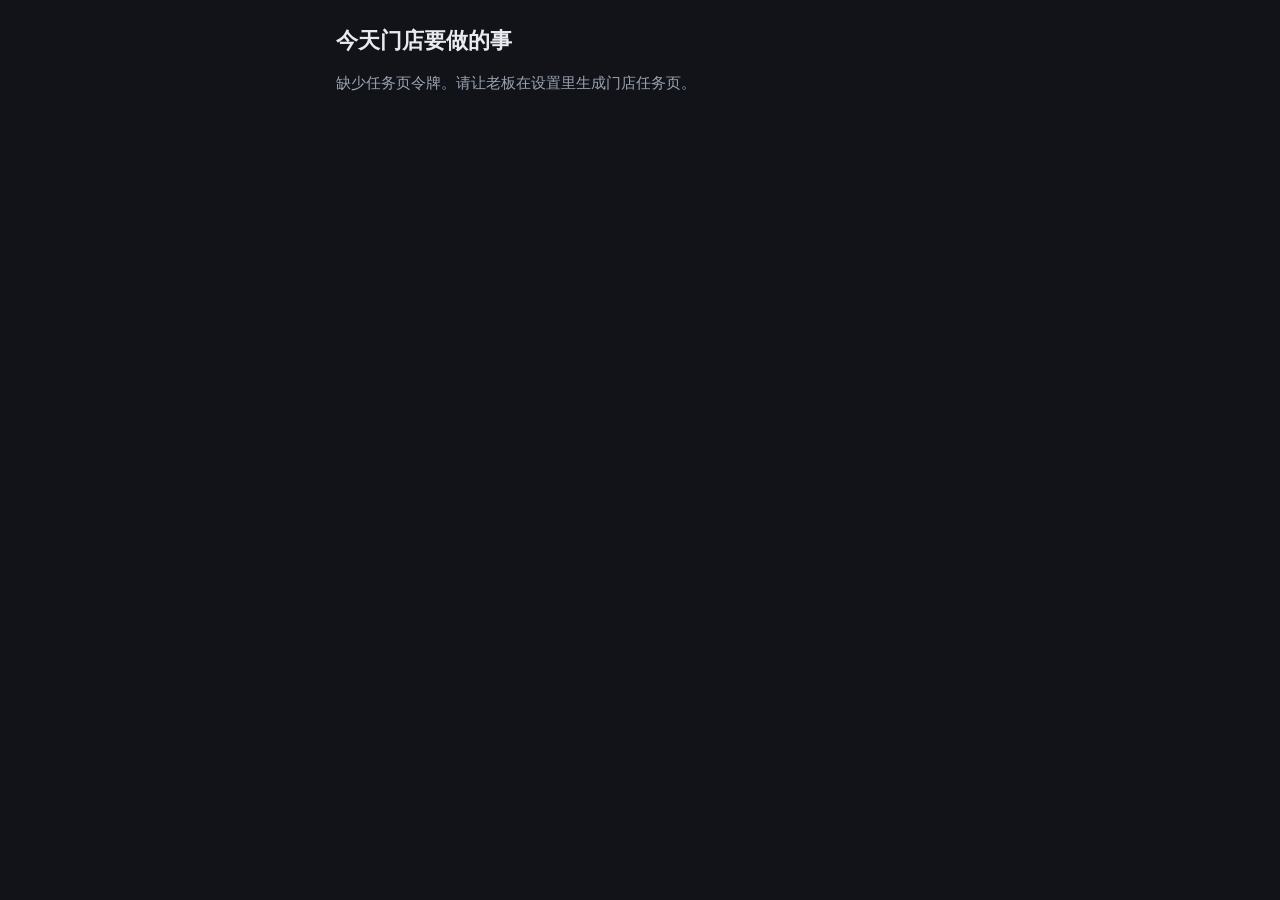
<file: app/static/store-tasks.html>
<!DOCTYPE html>
<html lang="zh-CN">
<head>
  <meta charset="utf-8" />
  <meta name="viewport" content="width=device-width, initial-scale=1" />
  <title>门店任务 · MealKey</title>
  <style>
    :root { --bg:#111318; --panel:#1a1d24; --line:#2a2f3a; --text:#e8eaef; --muted:#9aa3b2; --accent:#c9a227; --ok:#3d9a6a; --bad:#c45c4a; }
    * { box-sizing: border-box; }
    body { margin:0; font:15px/1.5 "PingFang SC","Microsoft YaHei",sans-serif; background:var(--bg); color:var(--text); }
    .wrap { max-width:640px; margin:0 auto; padding:24px 16px 64px; }
    h1 { font-size:22px; margin:0 0 8px; }
    p { color:var(--muted); }
    .card { background:var(--panel); border:1px solid var(--line); border-radius:12px; padding:16px; margin:12px 0; }
    .card.overdue { border-color:var(--bad); }
    .card h2 { margin:0 0 8px; font-size:16px; }
    textarea, input { width:100%; background:#111; color:var(--text); border:1px solid var(--line); border-radius:8px; padding:8px; margin:8px 0; }
    button { border:0; border-radius:8px; padding:10px 14px; margin-right:8px; cursor:pointer; }
    .primary { background:var(--accent); color:#111; font-weight:650; }
    .ghost { background:transparent; color:var(--text); border:1px solid var(--line); }
    .ok { color:var(--ok); }
    .bad { color:var(--bad); }
    .hint { font-size:12px; }
  </style>
</head>
<body>
  <div class="wrap">
    <h1>今天门店要做的事</h1>
    <p id="lead">加载中…</p>
    <div id="list"></div>
  </div>
  <script>
    const token = new URLSearchParams(location.search).get("t") || "";
    const lead = document.getElementById("lead");
    const list = document.getElementById("list");

    async function load() {
      if (!token) {
        lead.textContent = "缺少任务页令牌。请让老板在设置里生成门店任务页。";
        return;
      }
      const res = await fetch("/public/store-tasks/" + encodeURIComponent(token));
      const data = await res.json();
      if (!res.ok) {
        lead.textContent = data.detail || "打不开任务页";
        return;
      }
      lead.textContent = (data.manager_name || "店长") + " · 没有证据不能算做完";
      const tasks = Array.isArray(data.tasks) ? data.tasks : [];
      if (!tasks.length) {
        list.innerHTML = '<div class="card">现在没有待做的线下整改。</div>';
        return;
      }
      list.innerHTML = tasks.map((task) => `
        <article class="card ${task.overdue ? "overdue" : ""}" data-id="${task.id}">
          <h2>${escapeHtml(task.title)}</h2>
          <p>${escapeHtml(task.judgment || task.finding || "")}</p>
          <p class="hint">${task.overdue ? '<span class="bad">已超时</span> · ' : ""}${escapeHtml(task.evidence_needed || "")} · 已交 ${task.evidence_count} 份证据</p>
          <textarea placeholder="写下做了什么，例如：午班已补牛肉、打包改用防漏袋"></textarea>
          <input type="file" accept="image/*" />
          <div>
            <button class="ghost" data-ev>先交证据</button>
            <button class="primary" data-done ${task.has_evidence ? "" : "disabled"}>门店已做完</button>
          </div>
        </article>
      `).join("");
    }

    function escapeHtml(value) {
      return String(value || "").replace(/[&<>"']/g, (ch) => ({ "&":"&amp;","<":"&lt;",">":"&gt;",'"':"&quot;","'":"&#39;" }[ch]));
    }

    async function fileToDataUrl(file) {
      if (!file) return "";
      return await new Promise((resolve, reject) => {
        const reader = new FileReader();
        reader.onload = () => resolve(String(reader.result || ""));
        reader.onerror = reject;
        reader.readAsDataURL(file);
      });
    }

    list.addEventListener("click", async (event) => {
      const card = event.target.closest(".card");
      if (!card) return;
      const loopId = card.dataset.id;
      const note = card.querySelector("textarea")?.value || "";
      const file = card.querySelector("input[type=file]")?.files?.[0];
      if (event.target.matches("[data-ev]")) {
        const data_url = await fileToDataUrl(file);
        const res = await fetch(`/public/store-tasks/${encodeURIComponent(token)}/${encodeURIComponent(loopId)}/evidence`, {
          method: "POST",
          headers: { "Content-Type": "application/json" },
          body: JSON.stringify({ kind: data_url ? "photo" : "note", note, data_url }),
        });
        const data = await res.json();
        if (!res.ok) { alert(data.detail || "没能记下证据"); return; }
        await load();
      }
      if (event.target.matches("[data-done]")) {
        const res = await fetch(`/public/store-tasks/${encodeURIComponent(token)}/${encodeURIComponent(loopId)}/done`, { method: "POST" });
        const data = await res.json();
        if (!res.ok) { alert(data.detail || "没有证据不能算做完"); return; }
        await load();
      }
    });

    load().catch(() => { lead.textContent = "加载失败"; });
  </script>
</body>
</html>
</file>
